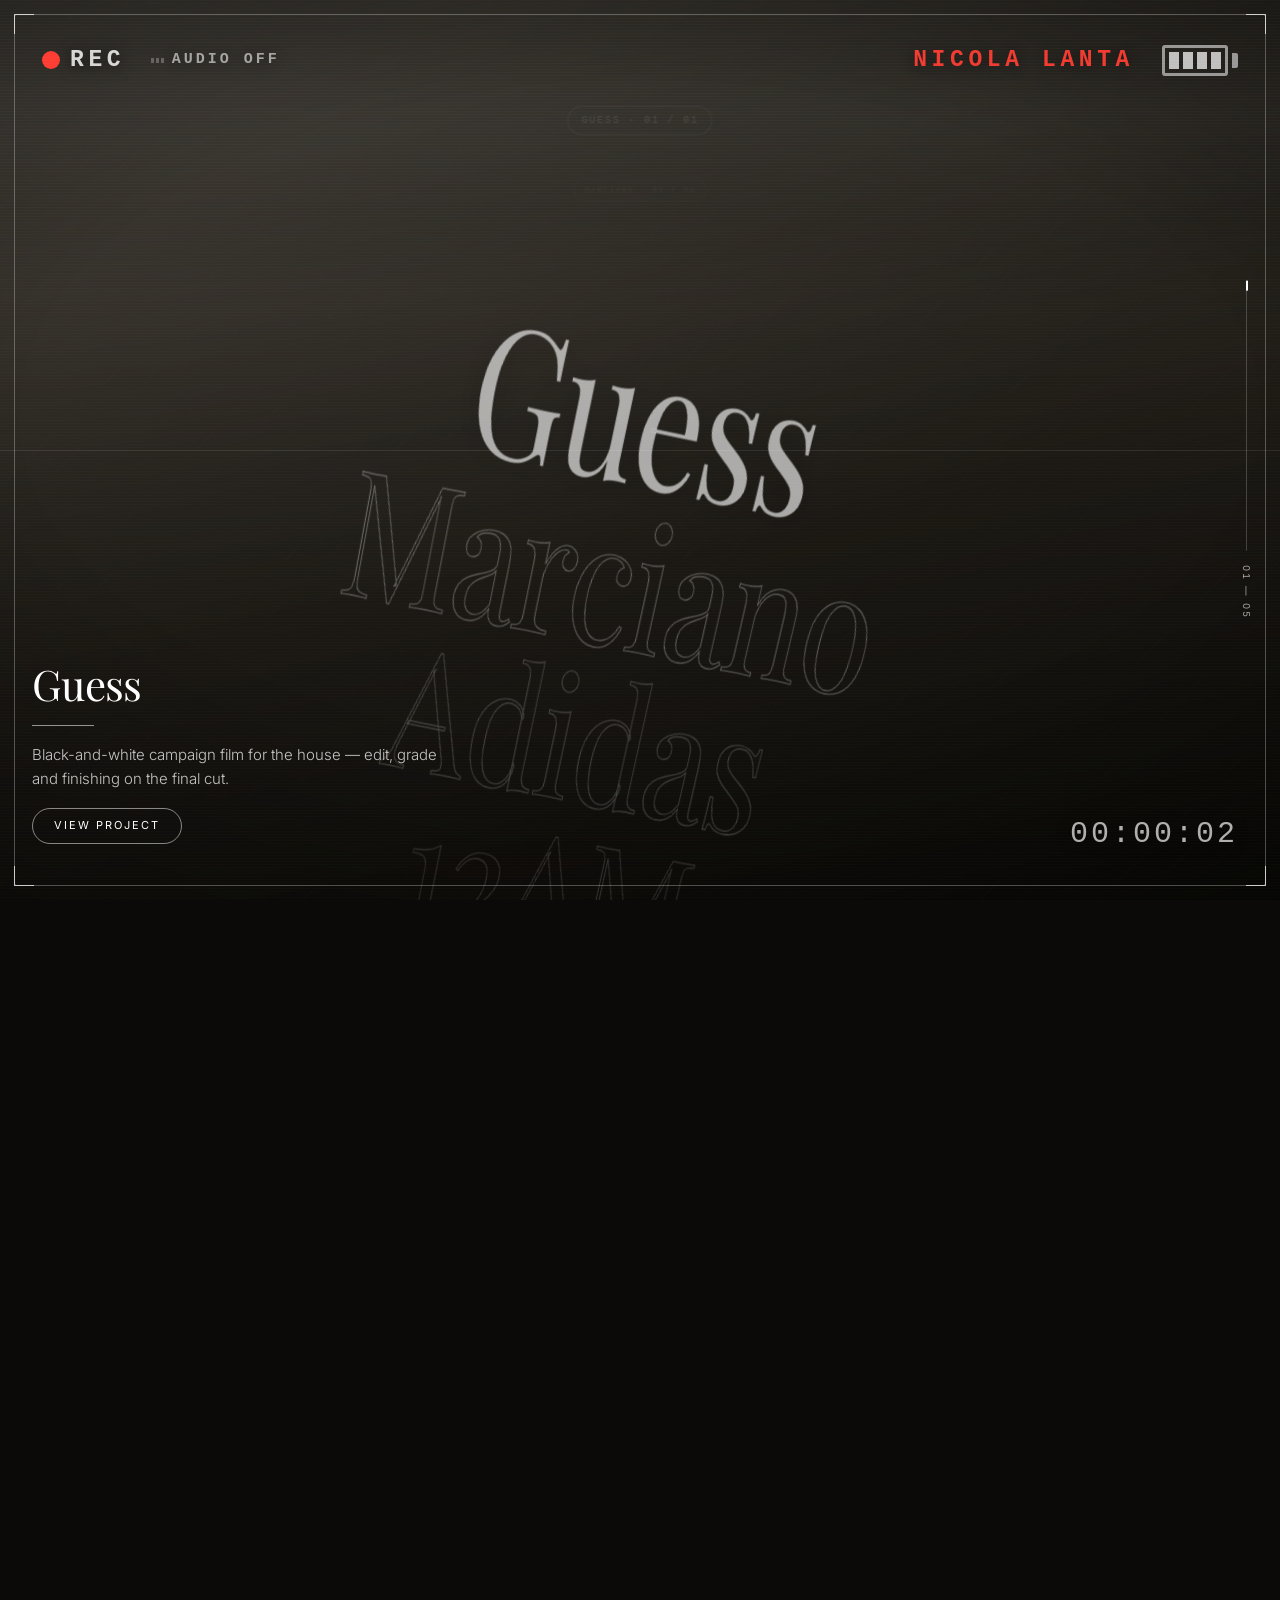
<file: index.html>
<!doctype html>
<html lang="en">
<head>
<meta charset="utf-8">
<meta name="viewport" content="width=device-width, initial-scale=1, viewport-fit=cover">
<title>Nicola Lanta — Reel</title>
<meta name="description" content="Scroll-driven 3D cinematic chapter reel.">

<link rel="preconnect" href="https://fonts.googleapis.com">
<link rel="preconnect" href="https://fonts.gstatic.com" crossorigin>
<link href="https://fonts.googleapis.com/css2?family=Inter:wght@300;400;500&family=Playfair+Display:wght@400;500&display=swap" rel="stylesheet">
<link rel="stylesheet" href="css/reel.css">
</head>

<body>

<main class="stage" id="stage">

  <!-- video layers are generated into here -->
  <div class="depth-stack" id="depthStack"></div>

  <div class="scrim" aria-hidden="true"></div>
  <div class="cut-flash" id="cutFlash" aria-hidden="true"></div>
  <div class="grain" aria-hidden="true"></div>
  <div class="vignette" aria-hidden="true"></div>

  <!-- chapter numerals are generated into here -->
  <div class="numerals" id="numerals" aria-hidden="true"></div>

  <!-- ══ editorial copy — text swaps on chapter change ══ -->
  <div class="content-layer">
    <article class="content is-on" id="chapterCopy">
      <h1 class="reveal" id="chapterTitle"></h1>
      <div class="rule-wrap reveal"><div class="rule"></div></div>
      <p class="reveal" id="chapterDesc"></p>
      <div class="cta-wrap reveal"><a class="cta" href="#">View project</a></div>
    </article>
  </div>

  <div class="rail" id="rail">
    <div class="rail-line"><div class="rail-fill" id="railFill"></div></div>
    <div class="rail-idx" id="railIdx">01 — 01</div>
  </div>

  <div class="frame" aria-hidden="true"></div>

</main>

<!-- ══════════════════════ camcorder HUD ══════════════════════
     aria-hidden sits on the decorative pieces individually, not on this
     wrapper — the "NICOLA LANTA" page link inside it is a real
     interactive control and must stay reachable by assistive tech. -->
<div class="camcorder-hud">
  <div class="hud-top-left">
    <div class="rec-indicator" aria-hidden="true"><span class="rec-dot"></span>REC</div>

    <!-- real control: the reel starts muted because browsers require a
         gesture before a playing video may unmute -->
    <button class="hud-sound" id="soundToggle" type="button" aria-pressed="false">
      <span class="sound-meter" aria-hidden="true"><i></i><i></i><i></i></span>
      <span id="soundLabel">Audio Off</span>
    </button>
  </div>

  <div class="hud-top-right">
    <a class="hud-page-link" href="about.html">Nicola Lanta</a>

    <div class="battery-indicator" data-level="4" aria-hidden="true">
      <div class="battery-body">
        <span class="battery-segment"></span>
        <span class="battery-segment"></span>
        <span class="battery-segment"></span>
        <span class="battery-segment"></span>
      </div>
      <div class="battery-cap"></div>
    </div>
  </div>

  <div class="recording-timer" id="recTimer" aria-hidden="true">00:00:00</div>

  <div class="viewfinder" aria-hidden="true">
    <span class="viewfinder-corner tl"></span>
    <span class="viewfinder-corner tr"></span>
    <span class="viewfinder-corner bl"></span>
    <span class="viewfinder-corner br"></span>
  </div>

  <div class="scanlines" aria-hidden="true"></div>
</div>

<div class="track" id="track" aria-hidden="true"></div>

<script src="js/reel.js"></script>
</body>
</html>
</file>
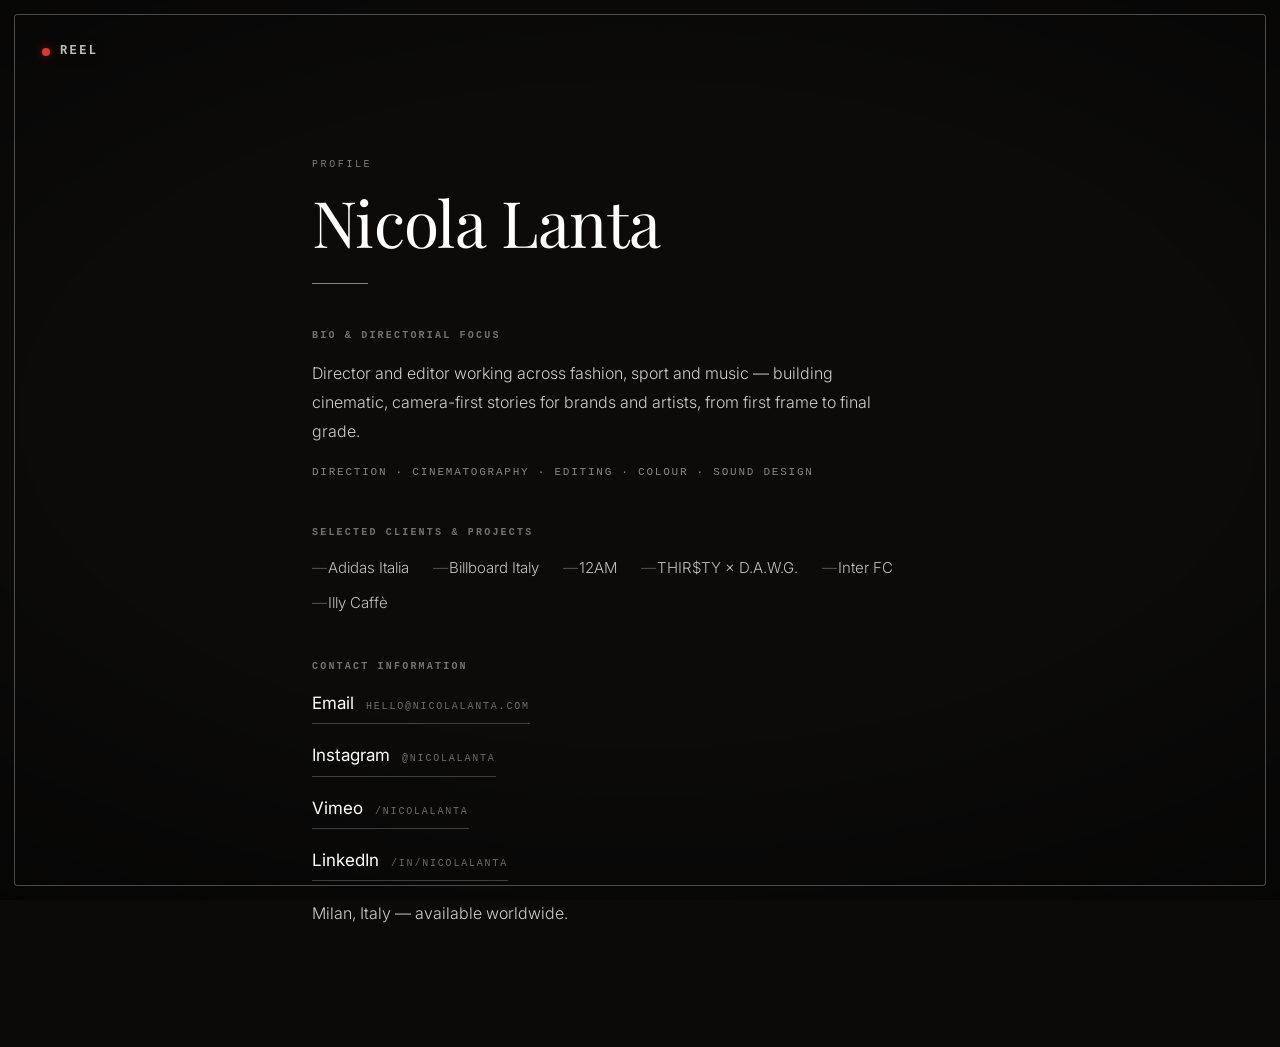
<file: about.html>
<!doctype html>
<html lang="en">
<head>
<meta charset="utf-8">
<meta name="viewport" content="width=device-width, initial-scale=1, viewport-fit=cover">
<title>Nicola Lanta — Profile</title>
<meta name="description" content="Bio, selected clients and contact information for Nicola Lanta.">

<link rel="preconnect" href="https://fonts.googleapis.com">
<link rel="preconnect" href="https://fonts.gstatic.com" crossorigin>
<link href="https://fonts.googleapis.com/css2?family=Inter:wght@300;400;500&family=Playfair+Display:wght@400;500&display=swap" rel="stylesheet">

<link rel="stylesheet" href="css/about.css">
</head>

<body>

<div class="grain" aria-hidden="true"></div>
<div class="vignette" aria-hidden="true"></div>
<div class="frame" aria-hidden="true"></div>

<a class="back-link" href="index.html">Reel</a>

<main>
  <span class="kicker">Profile</span>
  <h1>Nicola Lanta</h1>
  <div class="rule"></div>

  <section>
    <h3>Bio &amp; Directorial Focus</h3>
    <p>Director and editor working across fashion, sport and music — building
    cinematic, camera-first stories for brands and artists, from first frame
    to final grade.</p>
    <div class="focus">Direction · Cinematography · Editing · Colour · Sound Design</div>
  </section>

  <section>
    <h3>Selected Clients &amp; Projects</h3>
    <ul class="client-list">
      <li>Adidas Italia</li>
      <li>Billboard Italy</li>
      <li>12AM</li>
      <li>THIR$TY × D.A.W.G.</li>
      <li>Inter FC</li>
      <li>Illy Caffè</li>
    </ul>
  </section>

  <section>
    <h3>Contact Information</h3>
    <div class="contact-links">
      <a href="mailto:hello@nicolalanta.com">Email <span>hello@nicolalanta.com</span></a>
      <a href="#" target="_blank" rel="noopener">Instagram <span>@nicolalanta</span></a>
      <a href="#" target="_blank" rel="noopener">Vimeo <span>/nicolalanta</span></a>
      <a href="#" target="_blank" rel="noopener">LinkedIn <span>/in/nicolalanta</span></a>
    </div>
    <div class="location">Milan, Italy — available worldwide.</div>
  </section>
</main>

</body>
</html>
</file>
<file: css/reel.css>
/* ───────────────────────────── tokens ───────────────────────────── */
@property --wipe { syntax: '<number>'; inherits: true; initial-value: 1; }

:root{
  --num-size: min(17.7vw, 21.1vh);
  --num-stride: .94;
  --num-lift: .0766em;
  --num-ink: #fff;
  --num-line: rgba(255,255,255,.62);
  --num-squeeze: .728;
  --scrim: .58;
  --vignette: .68;
  --pad-x: 32px;
  --ease: cubic-bezier(.22,.61,.24,1);
  --serif: "Playfair Display", "Times New Roman", Georgia, serif;
  --sans: "Inter", -apple-system, BlinkMacSystemFont, "Segoe UI", Roboto, Helvetica, Arial, sans-serif;
  --mono: ui-monospace, SFMono-Regular, "SF Mono", Menlo, Consolas, "Liberation Mono", monospace;
}

*,*::before,*::after{ box-sizing:border-box; }
html{ scrollbar-width:none; background:#0b0a09; }
html::-webkit-scrollbar{ width:0; height:0; }
body{
  margin:0; background:#0b0a09; color:#fff;
  font-family:var(--sans); font-size:15px; line-height:1.6;
  -webkit-font-smoothing:antialiased; text-rendering:optimizeLegibility;
  overscroll-behavior-y:none;
}
button{ font:inherit; color:inherit; background:none; border:0; padding:0; cursor:pointer; }
:focus-visible{ outline:1px solid rgba(255,255,255,.8); outline-offset:3px; border-radius:2px; }

/* ─────────────────── scroll track (drives the dolly) ─────────────────── */
.track{ position:relative; z-index:0; }

/* ───────────────────────────── stage ───────────────────────────── */
.stage{
  position:fixed; inset:0; z-index:1; overflow:hidden;
  background:#0b0a09;
}

/* ═══════════════════════ 3D depth stack ═══════════════════════
   One .layer per video. JS drives translate3d Z + scale so the
   camera dollies THROUGH the stack. No cards, no borders — every
   layer is full-bleed media, overscanned so a receding layer never
   uncovers the viewport edge.
   ────────────────────────────────────────────────────────────── */
.depth-stack{
  position:absolute; inset:0; z-index:0;
  perspective:1200px;
  transform-style:preserve-3d;
}
.layer{
  position:absolute; inset:0;
  transform-origin:50% 50%;
  backface-visibility:hidden;
}
.layer-inner{
  /* overscan: the media is larger than the viewport, so a layer pushed
     back by perspective still covers every edge */
  position:absolute; inset:-11%;
  /* cinematic media treatment — constant, so the filter is rasterised
     once and cached rather than re-rendered every frame */
  filter:contrast(1.12) saturate(.86) brightness(.94);
}
/* depth dimming rides on opacity, which the compositor handles alone */
.layer-dim{
  position:absolute; inset:0; z-index:3; pointer-events:none;
  background:#070706; opacity:0;
}
.layer video, .layer .ph{
  position:absolute; inset:0; width:100%; height:100%;
  object-fit:cover; display:block;
}
.layer video{ z-index:1; }
.layer.no-video video{ display:none; }

/* procedural placeholder — also the graceful fallback when a video 404s */
.ph{
  background:
    radial-gradient(120% 90% at 22% 12%, rgba(255,255,255,.10), transparent 60%),
    linear-gradient(168deg, var(--ph1) 0%, var(--ph2) 58%, var(--ph3) 100%);
}
.ph::before{
  content:""; position:absolute; inset:0; opacity:.28;
  background-image:repeating-linear-gradient(135deg, rgba(255,255,255,.05) 0 1px, transparent 1px 26px);
}
.ph-tag{
  position:absolute; left:50%; top:21%; transform:translateX(-50%); z-index:2;
  font-family:var(--mono);
  font-size:9.5px; letter-spacing:.16em; text-transform:uppercase; white-space:nowrap;
  color:rgba(255,255,255,.34);
  border:1px solid rgba(255,255,255,.14); border-radius:999px;
  padding:5px 12px;
}
.layer:not(.no-video) .ph-tag{ display:none; }

/* one global scrim over the whole stack — never stacks up per layer */
.scrim{
  position:absolute; inset:0; z-index:1; pointer-events:none;
  background:linear-gradient(180deg, rgba(0,0,0,.55), rgba(0,0,0,.15) 34%, rgba(0,0,0,.35));
  opacity:var(--scrim);
}

/* chapter cut — a short tape-dip between project stacks */
.cut-flash{
  position:absolute; inset:0; z-index:2; pointer-events:none;
  opacity:0; background:#080807;
}
.cut-flash::after{
  content:""; position:absolute; left:0; right:0; top:50%; height:1px;
  background:rgba(255,255,255,.5);
}

/* ── grain + vignette ── */
.grain,.vignette{ position:absolute; inset:0; pointer-events:none; z-index:3; }
.grain{
  opacity:.055; mix-blend-mode:overlay;
  background-image:url("data:image/svg+xml;utf8,<svg xmlns='http://www.w3.org/2000/svg' width='160' height='160'><filter id='n'><feTurbulence type='fractalNoise' baseFrequency='.85' numOctaves='3'/></filter><rect width='160' height='160' filter='url(%23n)'/></svg>");
}
.vignette{
  background:radial-gradient(115% 88% at 50% 46%, transparent 42%, rgba(0,0,0,.85) 100%);
  opacity:var(--vignette);
}

/* ── chapter numerals ── */
.numerals{
  position:absolute; inset:0; pointer-events:none; z-index:4;
  transform-style:preserve-3d;
  will-change:transform;
}
.num{
  position:absolute; left:50%; top:50%;
  font-family:var(--serif); font-weight:400; line-height:.86;
  font-size:var(--num-size); letter-spacing:-.012em; white-space:nowrap;
  transform-origin:50% 50%;
  will-change:transform,opacity;
}
.num-squeeze{ display:block; transform:translateY(calc(var(--num-lift) * -1)) scaleX(var(--num-squeeze)); transform-origin:50% 50%; }
.num span.layer{ display:block; grid-area:1/1; position:static; inset:auto; }
.num-stack{ display:grid; }
.num .fill{ color:var(--num-ink); text-shadow:0 6px 44px rgba(0,0,0,.42); }
.num .out{
  color:transparent;
  -webkit-text-stroke:1.15px var(--num-line);
  text-stroke:1.15px var(--num-line);
}

/* ── editorial content block ── */
.content-layer{ position:absolute; inset:0; pointer-events:none; z-index:5; }
/* CONTENT placement — bottom-left, permanently */
.content{
  position:absolute; left:var(--pad-x); bottom:56px; width:min(430px, 62vw);
  opacity:0; visibility:hidden; pointer-events:none;
}
.content.is-on{ opacity:1; visibility:visible; pointer-events:auto; }

.content h1{
  font-family:var(--serif); font-weight:400;
  font-size:clamp(26px, 3.29vw, 42px); line-height:1.08; letter-spacing:-.015em;
  margin:0; color:#fff;
}
.rule{ width:62px; height:1px; background:rgba(255,255,255,.55); margin:18px 0 17px; }
.content p{
  margin:0; font-size:15px; line-height:24px; font-weight:300;
  color:rgba(255,255,255,.76);
}
.cta{
  display:inline-flex; align-items:center; justify-content:center;
  margin-top:17px; height:36px; padding:0 21px;
  border:1px solid rgba(255,255,255,.5); border-radius:999px;
  font-size:11px; font-weight:400; letter-spacing:.18em; text-transform:uppercase;
  color:#fff; text-decoration:none; white-space:nowrap;
  transition:background .35s var(--ease), color .35s var(--ease), border-color .35s var(--ease);
}
.cta:hover{ background:#fff; color:#111; border-color:#fff; }

/* wipe reveal (a hairline sweeps left→right, uncovering the line) */
.reveal{ position:relative; }
.content.is-on .reveal{ animation:wipe .78s var(--ease) both; }
.content.is-on h1.reveal{ animation-delay:.02s; }
.content.is-on .rule-wrap.reveal{ animation-delay:.12s; }
.content.is-on p.reveal{ animation-delay:.19s; }
.content.is-on .cta-wrap.reveal{ animation-delay:.3s; }
@keyframes wipe{
  from{ --wipe:0; opacity:.001; }
  6%  { opacity:1; }
  to  { --wipe:1; opacity:1; }
}
.reveal{ clip-path:inset(-.35em calc((1 - var(--wipe)) * 100%) -.28em -.2em); }
.reveal::after{
  content:""; position:absolute; top:-.32em; bottom:-.26em;
  left:calc(var(--wipe) * 100%); width:1px;
  background:rgba(255,255,255,.9);
  opacity:calc(1 - var(--wipe));
}
.content:not(.is-on) .reveal::after{ display:none; }

/* ── progress rail (right) — global position across the whole reel ── */
.rail{
  position:absolute; right:26px; top:50%; transform:translateY(-50%);
  display:flex; flex-direction:column; align-items:center; gap:14px; z-index:6;
}
.rail-line{ position:relative; width:1px; height:30vh; background:rgba(255,255,255,.2); }
.rail-fill{
  position:absolute; left:-.25px; top:0; width:1.5px; height:100%;
  background:#fff;
  transform:scaleY(0); transform-origin:50% 0;
}
.rail-idx{
  font-size:9.5px; letter-spacing:.22em; color:rgba(255,255,255,.62);
  writing-mode:vertical-rl; font-variant-numeric:tabular-nums;
}

/* ── inset border — always on ── */
.frame{
  position:absolute; inset:14px; border:1px solid rgba(255,255,255,.28);
  border-radius:3px; pointer-events:none; z-index:7;
}

/* ══════════════════════════ camcorder HUD ══════════════════════════
   Viewfinder overlay: REC light, running timer, battery, framing
   brackets and the scanline texture. Entirely self-contained.
   ─────────────────────────────────────────────────────────────────── */
.camcorder-hud{
  position:fixed; inset:0; z-index:8;
  pointer-events:none;
  font-family:var(--mono);
  --hud-pad:42px;
  --hud-arm:20px;
  --hud-ink:rgba(255,255,255,.82);
  --hud-red:#ff3b30;
  /* enlarged HUD readouts — tuned down per breakpoint below */
  --rec-font:23px;   --rec-dot:18px;
  --sound-font:15px; --sound-bar-h:15px;
  --timer-font:30px;
  --batt-w:66px; --batt-h:31px; --batt-border:3px; --batt-pad:4px; --batt-gap:4px;
  --batt-cap-w:6px;  --batt-cap-h:15px;
}
.camcorder-hud *{ pointer-events:none; }

/* ── REC indicator (top-left) ── */
.hud-top-left{
  position:absolute; left:var(--hud-pad); top:var(--hud-pad);
  display:flex; align-items:center; gap:26px;
}
.rec-indicator{
  display:flex; align-items:center; gap:10px;
  font-size:var(--rec-font); font-weight:700; letter-spacing:.2em; text-transform:uppercase;
  color:var(--hud-ink);
  text-shadow:0 2px 14px rgba(0,0,0,.65);
}
.rec-dot{
  width:var(--rec-dot); height:var(--rec-dot); border-radius:50%;
  background:var(--hud-red);
  animation:rec-pulse 1.4s var(--ease) infinite;
}
@keyframes rec-pulse{
  0%, 54% { opacity:1;   box-shadow:0 0 12px rgba(255,59,48,.55); }
  74%     { opacity:.34; box-shadow:0 0 0 rgba(255,59,48,0); }
  100%    { opacity:1;   box-shadow:0 0 12px rgba(255,59,48,.55); }
}

/* ── audio toggle (top-left, beside REC) ──
   A browser only lets a playing video unmute off the back of a user
   gesture, so this is a real button rather than an automatic behaviour.
   Styled as a camcorder audio-level readout: three meter bars that only
   animate while sound is live. ── */
.hud-sound{
  display:flex; align-items:center; gap:8px;
  font-family:var(--mono); font-size:var(--sound-font);
  font-weight:700; letter-spacing:.2em; text-transform:uppercase; white-space:nowrap;
  color:var(--hud-ink); opacity:.7;
  text-shadow:0 2px 14px rgba(0,0,0,.65);
  transition:opacity .3s var(--ease), color .3s var(--ease);
}
.camcorder-hud .hud-sound{ pointer-events:auto; }
.hud-sound:hover, .hud-sound:focus-visible{ opacity:1; }
.hud-sound.is-on{ opacity:1; color:#fff; }

.sound-meter{ display:flex; align-items:center; gap:2.5px; height:var(--sound-bar-h); }
.sound-meter i{
  display:block; width:2.5px; height:34%;
  background:currentColor; opacity:.45;
}
.hud-sound.is-on .sound-meter i{
  opacity:1;
  animation:meter-bounce .62s var(--ease) infinite alternate;
}
.hud-sound.is-on .sound-meter i:nth-child(2){ animation-duration:.43s; }
.hud-sound.is-on .sound-meter i:nth-child(3){ animation-duration:.79s; }
@keyframes meter-bounce{
  from{ transform:scaleY(.4); }
  to  { transform:scaleY(2.8); }
}

/* ── "Nicola Lanta" page link + battery (top-right) ──
   Styled identically to .rec-indicator — same font-size, weight,
   letter-spacing and text-shadow — so it reads as a matching HUD
   readout in the accent red. A real link to a separate page, not an
   overlay trigger. ── */
.hud-top-right{
  position:absolute; right:var(--hud-pad); top:var(--hud-pad);
  display:flex; align-items:center; gap:28px;
}
.hud-page-link{
  font-family:var(--mono); font-size:var(--rec-font); font-weight:700;
  letter-spacing:.2em; text-transform:uppercase; white-space:nowrap;
  color:var(--hud-red); text-decoration:none;
  text-shadow:0 2px 14px rgba(0,0,0,.65);
  opacity:.94;
  transition:opacity .3s var(--ease), color .3s var(--ease);
}
.camcorder-hud .hud-page-link{ pointer-events:auto; }
.hud-page-link:hover, .hud-page-link:focus-visible{ opacity:1; color:#ff6a60; }

/* Change data-level to 3 / 2 / 1 / 0 and that many segments stay lit. */
.battery-indicator{
  display:flex; align-items:center; gap:4px;
  opacity:.9;
}
.battery-body{
  display:flex; align-items:stretch; gap:var(--batt-gap);
  width:var(--batt-w); height:var(--batt-h); padding:var(--batt-pad);
  border:var(--batt-border) solid rgba(255,255,255,.6); border-radius:3px;
}
.battery-segment{ flex:1; background:rgba(255,255,255,.16); }
.battery-indicator[data-level="1"] .battery-segment:nth-child(-n+1),
.battery-indicator[data-level="2"] .battery-segment:nth-child(-n+2),
.battery-indicator[data-level="3"] .battery-segment:nth-child(-n+3),
.battery-indicator[data-level="4"] .battery-segment:nth-child(-n+4){
  background:rgba(255,255,255,.8);
}
.battery-cap{
  width:var(--batt-cap-w); height:var(--batt-cap-h); border-radius:0 2px 2px 0;
  background:rgba(255,255,255,.6);
}

/* ── recording timer (bottom-right) ── */
.recording-timer{
  position:absolute; right:var(--hud-pad); bottom:var(--hud-pad);
  font-size:var(--timer-font); font-weight:500; letter-spacing:.1em;
  font-variant-numeric:tabular-nums;
  color:rgba(255,255,255,.68);
  text-shadow:0 2px 14px rgba(0,0,0,.65);
}

/* ── viewfinder brackets — sit on the corners of the existing .frame ── */
.viewfinder{ position:absolute; inset:14px; }
.viewfinder-corner{
  position:absolute; width:var(--hud-arm); height:var(--hud-arm);
  border:1px solid rgba(255,255,255,.72);
}
.viewfinder-corner.tl{ top:0;    left:0;  border-right:0; border-bottom:0; }
.viewfinder-corner.tr{ top:0;    right:0; border-left:0;  border-bottom:0; }
.viewfinder-corner.bl{ bottom:0; left:0;  border-right:0; border-top:0;    }
.viewfinder-corner.br{ bottom:0; right:0; border-left:0;  border-top:0;    }

/* ── scanlines / CRT texture ── */
.scanlines{
  position:absolute; inset:0; opacity:.55;
  background:repeating-linear-gradient(180deg,
    rgba(255,255,255,.035) 0 1px, transparent 1px 3px);
}
.scanlines::after{
  content:""; position:absolute; left:0; right:0; top:0; height:26%;
  background:linear-gradient(180deg,
    transparent, rgba(255,255,255,.05) 48%, transparent);
  will-change:transform;
  animation:head-drift 9s linear infinite;
}
/* transform, not `top` — `top` relayouts the full-screen band every frame */
@keyframes head-drift{
  from{ transform:translateY(-110%); }
  to  { transform:translateY(400%); }
}

/* ── responsive ── */
@media (max-width: 900px){
  :root{ --pad-x:20px; --num-size:min(23vw, 17vh); }
  .content{ width:min(430px, 80vw); }
  .rail{ right:14px; }
  .camcorder-hud{
    --hud-pad:32px; --hud-arm:12px;
    --rec-font:17px; --rec-dot:14px;
    --sound-font:11px; --sound-bar-h:11px;
    --timer-font:22px;
    --batt-w:50px; --batt-h:23px; --batt-border:2.2px; --batt-pad:3.2px; --batt-gap:3.2px;
    --batt-cap-w:4px; --batt-cap-h:10px;
  }
  .rec-indicator{ gap:7px; letter-spacing:.16em; }
  .hud-top-left{ gap:16px; }
  .hud-sound{ gap:6px; letter-spacing:.14em; }
  .hud-top-right{ gap:18px; }
  .depth-stack{ perspective:900px; }
  /* lift the copy off the numerals */
  .stage::before{
    content:""; position:absolute; inset:38% 0 0 0; z-index:4; pointer-events:none;
    background:linear-gradient(180deg, transparent, rgba(0,0,0,.5) 55%, rgba(0,0,0,.82));
  }
}
@media (max-width: 560px){
  :root{ --num-size:min(26vw, 16vh); }
  .content h1{ font-size:26px; }
  .content p{ font-size:13.5px; }
  .camcorder-hud{
    --rec-font:13px; --rec-dot:11px;
    --sound-font:9px; --sound-bar-h:9px;
    --timer-font:17px;
    --batt-w:38px; --batt-h:18px; --batt-border:1.6px; --batt-pad:2.4px; --batt-gap:2.4px;
    --batt-cap-w:3px; --batt-cap-h:8px;
  }
  .hud-top-right{ gap:12px; }
}

@media (prefers-reduced-motion: reduce){
  .content.is-on .reveal{ animation-duration:.01s; }
  .rec-dot{ animation:none; opacity:1; box-shadow:0 0 12px rgba(255,59,48,.55); }
  .hud-sound.is-on .sound-meter i{ animation:none; transform:scaleY(1.6); }
  .scanlines::after{ animation:none; display:none; }
}
</file>
<file: css/about.css>
:root{
  --ease: cubic-bezier(.22,.61,.24,1);
  --serif: "Playfair Display", "Times New Roman", Georgia, serif;
  --sans: "Inter", -apple-system, BlinkMacSystemFont, "Segoe UI", Roboto, Helvetica, Arial, sans-serif;
  --mono: ui-monospace, SFMono-Regular, "SF Mono", Menlo, Consolas, "Liberation Mono", monospace;
  --hud-red:#ff3b30;
  --pad-x: 32px;
}
*,*::before,*::after{ box-sizing:border-box; }
html{ background:#0b0a09; }
body{
  margin:0; min-height:100svh; background:#0b0a09; color:#fff;
  font-family:var(--sans); font-size:15px; line-height:1.6;
  -webkit-font-smoothing:antialiased; text-rendering:optimizeLegibility;
  position:relative;
}
:focus-visible{ outline:1px solid rgba(255,255,255,.8); outline-offset:3px; border-radius:2px; }

/* ── grain + vignette, matching the reel's cinematic treatment ── */
.grain,.vignette{ position:fixed; inset:0; pointer-events:none; z-index:0; }
.grain{
  opacity:.055; mix-blend-mode:overlay;
  background-image:url("data:image/svg+xml;utf8,<svg xmlns='http://www.w3.org/2000/svg' width='160' height='160'><filter id='n'><feTurbulence type='fractalNoise' baseFrequency='.85' numOctaves='3'/></filter><rect width='160' height='160' filter='url(%23n)'/></svg>");
}
.vignette{
  background:radial-gradient(115% 88% at 50% 46%, transparent 42%, rgba(0,0,0,.82) 100%);
}
.frame{
  position:fixed; inset:14px; border:1px solid rgba(255,255,255,.28);
  border-radius:3px; pointer-events:none; z-index:2;
}

/* ── back-to-reel link, styled like the HUD's REC indicator ── */
.back-link{
  position:fixed; left:42px; top:42px; z-index:3;
  display:inline-flex; align-items:center; gap:10px;
  font-family:var(--mono); font-size:12px; font-weight:700;
  letter-spacing:.2em; text-transform:uppercase;
  color:rgba(255,255,255,.82); text-decoration:none;
  text-shadow:0 2px 14px rgba(0,0,0,.65);
  transition:color .3s var(--ease), opacity .3s var(--ease);
  opacity:.9;
}
.back-link:hover, .back-link:focus-visible{ opacity:1; color:#fff; }
.back-link::before{
  content:""; width:8px; height:8px; border-radius:50%;
  background:var(--hud-red);
  box-shadow:0 0 10px rgba(255,59,48,.55);
}

main{
  position:relative; z-index:1;
  max-width:720px; margin:0 auto;
  padding:150px var(--pad-x) 120px;
}

.kicker{
  font-family:var(--mono); font-size:10px; letter-spacing:.26em; text-transform:uppercase;
  color:rgba(255,255,255,.46);
}
h1{
  font-family:var(--serif); font-weight:400;
  font-size:clamp(38px, 6vw, 64px); line-height:1.05; letter-spacing:-.01em;
  margin:14px 0 0; color:#fff;
}
.rule{ width:56px; height:1px; background:rgba(255,255,255,.5); margin:28px 0 44px; }

section{ margin:0 0 44px; }
section:last-child{ margin-bottom:0; }
section h3{
  font-family:var(--mono); font-size:10px; letter-spacing:.22em; text-transform:uppercase;
  color:rgba(255,255,255,.42); margin:0 0 15px;
}
section p{
  font-family:var(--sans); font-size:16px; line-height:1.8; font-weight:300;
  color:rgba(255,255,255,.8); margin:0; max-width:56ch;
}

.focus{
  margin-top:18px;
  font-family:var(--mono); font-size:11px; letter-spacing:.16em; text-transform:uppercase;
  color:rgba(255,255,255,.5);
}

.client-list{ list-style:none; margin:0; padding:0; display:flex; flex-wrap:wrap; gap:11px 24px; }
.client-list li{
  position:relative; padding-left:16px;
  font-family:var(--sans); font-size:15px; font-weight:300;
  color:rgba(255,255,255,.74);
}
.client-list li::before{ content:"—"; position:absolute; left:0; color:rgba(255,255,255,.32); }

.contact-links{ display:flex; flex-direction:column; gap:18px; }
.contact-links a{
  display:inline-flex; align-items:baseline; gap:12px;
  width:fit-content;
  font-family:var(--sans); font-size:17px; font-weight:400;
  color:#fff; text-decoration:none;
  border-bottom:1px solid rgba(255,255,255,.22); padding-bottom:6px;
  transition:border-color .3s var(--ease), opacity .3s var(--ease);
}
.contact-links a:hover, .contact-links a:focus-visible{ border-color:#fff; }
.contact-links a span{
  font-family:var(--mono); font-size:10px; letter-spacing:.18em; text-transform:uppercase;
  color:rgba(255,255,255,.4);
}
.location{
  margin-top:20px;
  font-family:var(--sans); font-size:16px; line-height:1.6; font-weight:300;
  color:rgba(255,255,255,.8);
}

@media (max-width: 560px){
  :root{ --pad-x:20px; }
  .back-link{ left:20px; top:24px; font-size:10px; }
  main{ padding-top:100px; }
}

@media (prefers-reduced-motion: reduce){
  *{ transition-duration:.01s !important; }
}
</file>
